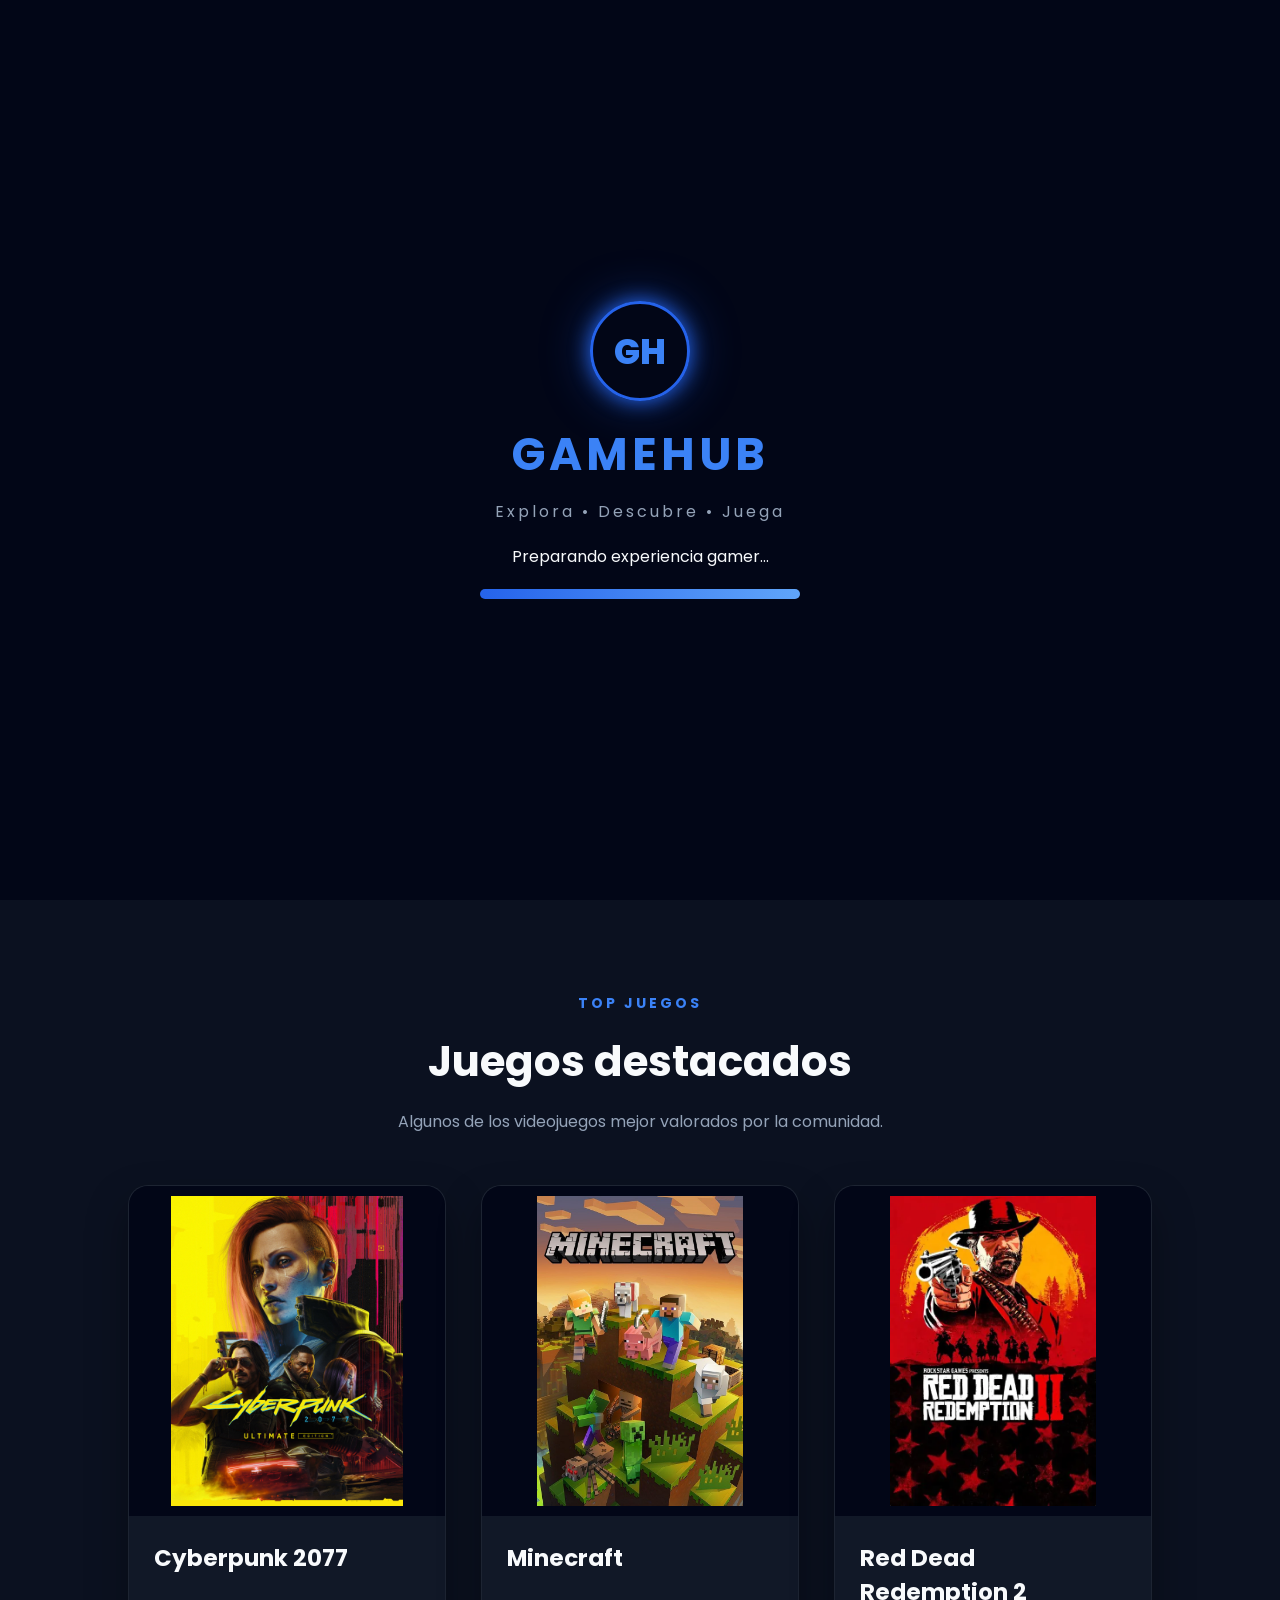
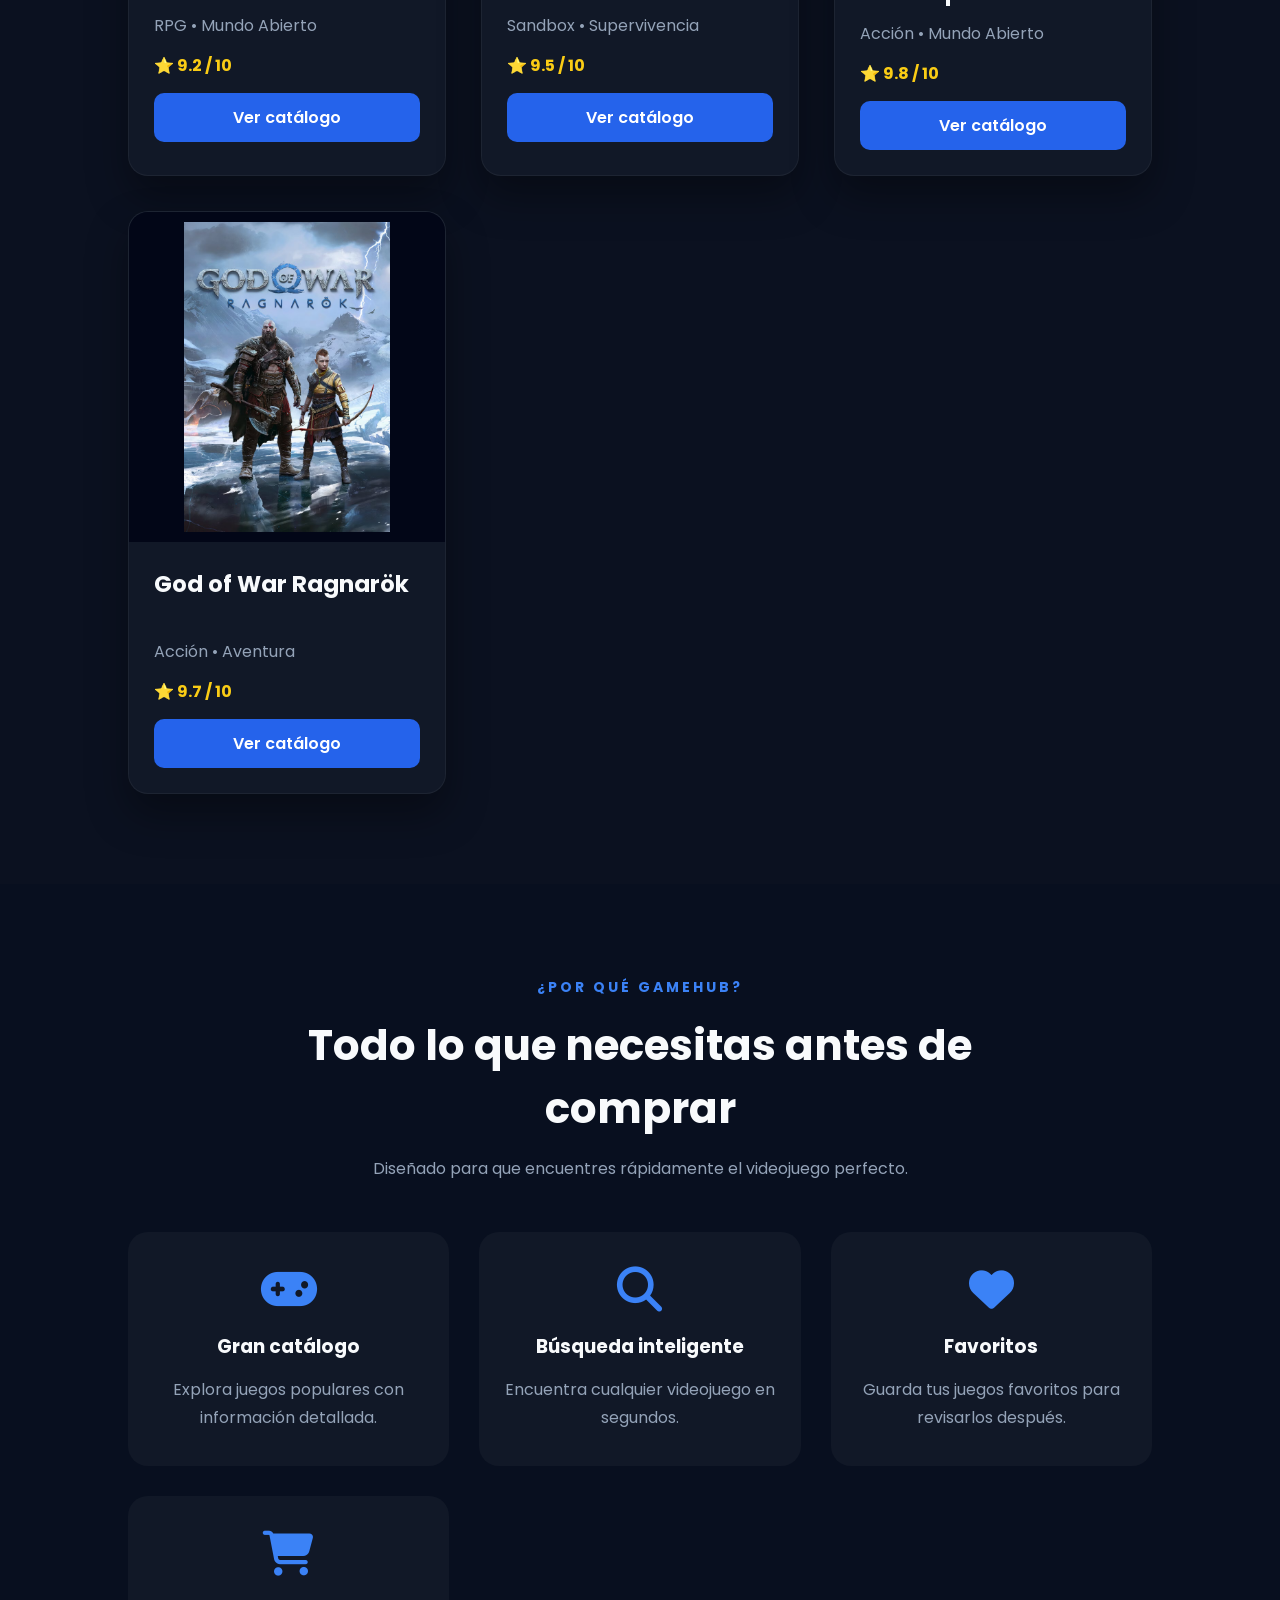
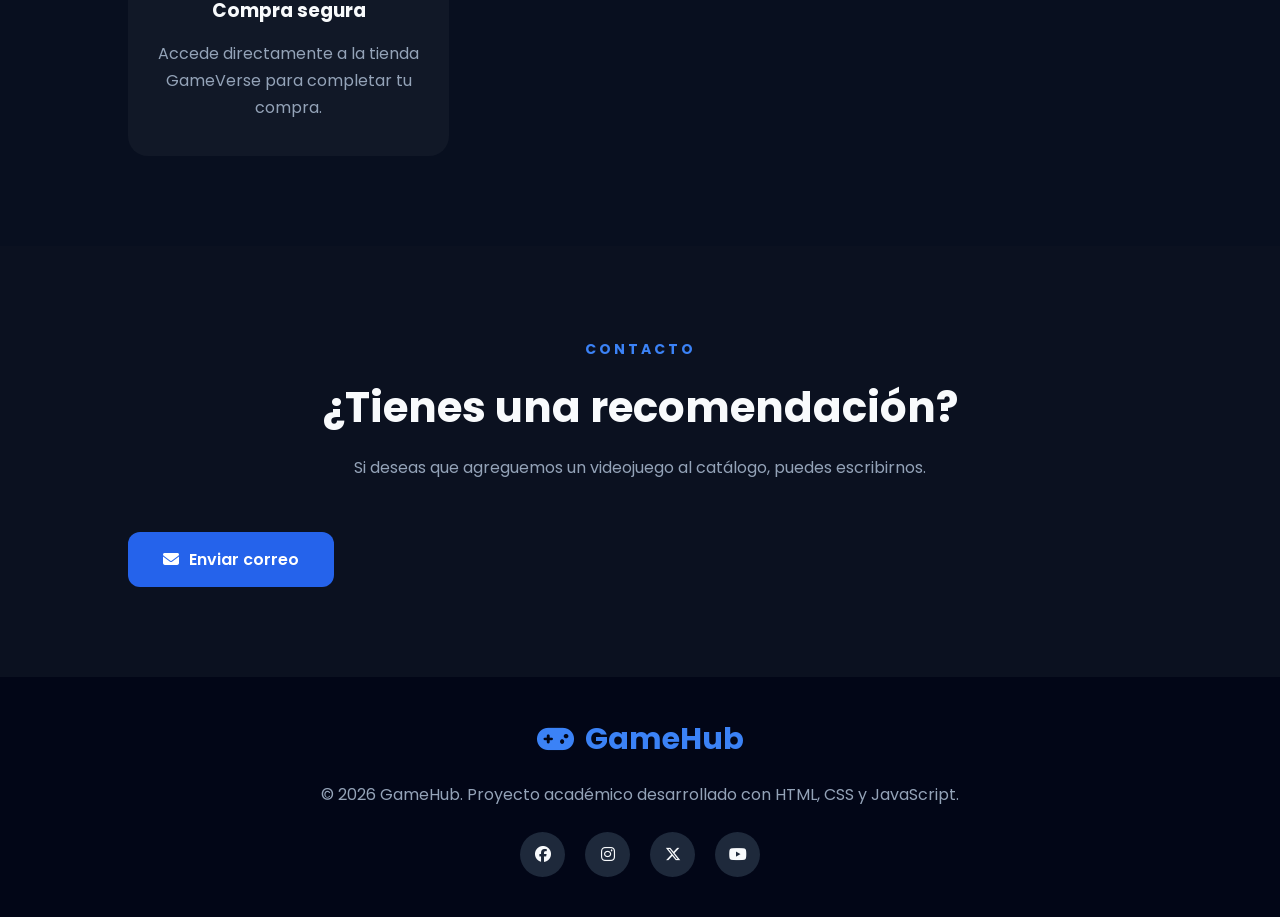
<file: index.html>
<!DOCTYPE html>
<html lang="es">

<head>

    <meta charset="UTF-8">

    <meta name="viewport"
          content="width=device-width, initial-scale=1.0">

    <title>GameHub | Descubre tu próximo videojuego</title>

    <link rel="stylesheet"
          href="style.css">

    <link rel="preconnect"
          href="https://fonts.googleapis.com">

    <link rel="preconnect"
          href="https://fonts.gstatic.com"
          crossorigin>

    <link href="https://fonts.googleapis.com/css2?family=Poppins:wght@300;400;500;600;700;800&display=swap"
          rel="stylesheet">

    <link rel="stylesheet"
          href="https://cdnjs.cloudflare.com/ajax/libs/font-awesome/6.7.2/css/all.min.css">

</head>

<body>

<!--==================================================
                    LOADER
===================================================-->

<div id="loader">

    <div class="loader-content">

        <div class="loader-logo">

            GH

        </div>

        <h1>GAMEHUB</h1>

        <p class="loader-subtitle">

            Explora • Descubre • Juega

        </p>

        <p id="loader-text">

            Inicializando GameHub...

        </p>

        <div class="progress">

            <div id="progress-bar"
                 class="progress-bar">

            </div>

        </div>

    </div>

</div>

<!--==================================================
                    HEADER
===================================================-->

<header>

    <nav class="navbar">

        <a href="index.html"
           class="logo">

            <i class="fa-solid fa-gamepad"></i>

            <span>GameHub</span>

        </a>

        <ul class="menu">

            <li>

                <a href="index.html">

                    Inicio

                </a>

            </li>

            <li>

                <a href="game.html">

                    Catálogo

                </a>

            </li>

            <li>

                <a href="#destacados">

                    Destacados

                </a>

            </li>

            <li>

                <a href="#beneficios">

                    Beneficios

                </a>

            </li>

            <li>

                <a href="#contacto">

                    Contacto

                </a>

            </li>

        </ul>

    </nav>

</header>

<!--==================================================
                    HERO
===================================================-->

<section class="hero">

    <div class="hero-overlay"></div>

    <div class="hero-content">

        <span class="badge">

            <i class="fa-solid fa-fire"></i>

            Catálogo Gamer 2026

        </span>

        <h1>

            Descubre tu próximo videojuego favorito

        </h1>

        <p>

            Consulta información completa,
            plataformas, requisitos, calificaciones
            y accede directamente a la tienda para
            adquirir tu licencia.

        </p>

        <div class="hero-buttons">

            <a href="game.html"
               class="btn">

                <i class="fa-solid fa-gamepad"></i>

                Explorar catálogo

            </a>

            <a href="#destacados"
               class="btn btn-outline">

                <i class="fa-solid fa-star"></i>

                Ver destacados

            </a>

        </div>

    </div>

</section>

<!--==================================================
                DESTACADOS
===================================================-->

<section id="destacados">

    <div class="section-title">

        <span>

            TOP JUEGOS

        </span>

        <h2>

            Juegos destacados

        </h2>

        <p>

            Algunos de los videojuegos
            mejor valorados por la comunidad.

        </p>

    </div>

    <div class="contenedor-cards">

           <!-- Cyberpunk -->

        <div class="card">

            <img src="img/cyberpunk.jpg"
                 alt="Cyberpunk 2077">

            <div class="contenido-card">

                <h3>

                    Cyberpunk 2077

                </h3>

                <p>

                    RPG • Mundo Abierto

                </p>

                <span>

                    ⭐ 9.2 / 10

                </span>

                <a href="game.html"
                   class="card-btn">

                    Ver catálogo

                </a>

            </div>

        </div>

        <!-- Minecraft -->

        <div class="card">

            <img src="img/minecraft.jpg"
                 alt="Minecraft">

            <div class="contenido-card">

                <h3>

                    Minecraft

                </h3>

                <p>

                    Sandbox • Supervivencia

                </p>

                <span>

                    ⭐ 9.5 / 10

                </span>

                <a href="game.html"
                   class="card-btn">

                    Ver catálogo

                </a>

            </div>

        </div>

        <!-- RDR2 -->

        <div class="card">

            <img src="img/rdr2.jpg"
                 alt="Red Dead Redemption 2">

            <div class="contenido-card">

                <h3>

                    Red Dead Redemption 2

                </h3>

                <p>

                    Acción • Mundo Abierto

                </p>

                <span>

                    ⭐ 9.8 / 10

                </span>

                <a href="game.html"
                   class="card-btn">

                    Ver catálogo

                </a>

            </div>

        </div>

        <!-- God of War -->

        <div class="card">

            <img src="img/gow.jpg"
                 alt="God of War Ragnarök">

            <div class="contenido-card">

                <h3>

                    God of War Ragnarök

                </h3>

                <p>

                    Acción • Aventura

                </p>

                <span>

                    ⭐ 9.7 / 10

                </span>

                <a href="game.html"
                   class="card-btn">

                    Ver catálogo

                </a>

            </div>

        </div>

    </div>

</section>

<!--==================================================
                BENEFICIOS
===================================================-->

<section
id="beneficios"
class="beneficios">

    <div class="section-title">

        <span>

            ¿POR QUÉ GAMEHUB?

        </span>

        <h2>

            Todo lo que necesitas antes de comprar

        </h2>

        <p>

            Diseñado para que encuentres rápidamente
            el videojuego perfecto.

        </p>

    </div>

    <div class="beneficios-grid">

        <div class="beneficio">

            <i class="fa-solid fa-gamepad"></i>

            <h3>

                Gran catálogo

            </h3>

            <p>

                Explora juegos populares con
                información detallada.

            </p>

        </div>

        <div class="beneficio">

            <i class="fa-solid fa-magnifying-glass"></i>

            <h3>

                Búsqueda inteligente

            </h3>

            <p>

                Encuentra cualquier videojuego
                en segundos.

            </p>

        </div>

        <div class="beneficio">

            <i class="fa-solid fa-heart"></i>

            <h3>

                Favoritos

            </h3>

            <p>

                Guarda tus juegos favoritos
                para revisarlos después.

            </p>

        </div>

        <div class="beneficio">

            <i class="fa-solid fa-cart-shopping"></i>

            <h3>

                Compra segura

            </h3>

            <p>

                Accede directamente a la tienda
                GameVerse para completar tu compra.

            </p>

        </div>

    </div>

</section>

<!--==================================================
                    CONTACTO
===================================================-->

<section id="contacto" class="contacto">

    <div class="section-title">

        <span>

            CONTACTO

        </span>

        <h2>

            ¿Tienes una recomendación?

        </h2>

        <p>

            Si deseas que agreguemos un videojuego
            al catálogo, puedes escribirnos.

        </p>

    </div>

    <a href="mailto:gamehub@email.com"
       class="btn">

        <i class="fa-solid fa-envelope"></i>

        Enviar correo

    </a>

</section>

<!--==================================================
                    FOOTER
===================================================-->

<footer>

    <div class="footer-content">

        <div class="footer-logo">

            <i class="fa-solid fa-gamepad"></i>

            <span>

                GameHub

            </span>

        </div>

        <p>

            © 2026 GameHub.
            Proyecto académico desarrollado con HTML, CSS y JavaScript.

        </p>

        <div class="footer-redes">

            <a href="#">

                <i class="fa-brands fa-facebook"></i>

            </a>

            <a href="#">

                <i class="fa-brands fa-instagram"></i>

            </a>

            <a href="#">

                <i class="fa-brands fa-x-twitter"></i>

            </a>

            <a href="#">

                <i class="fa-brands fa-youtube"></i>

            </a>

        </div>

    </div>

</footer>

<script src="script.js"></script>

</body>

</html>
</file>
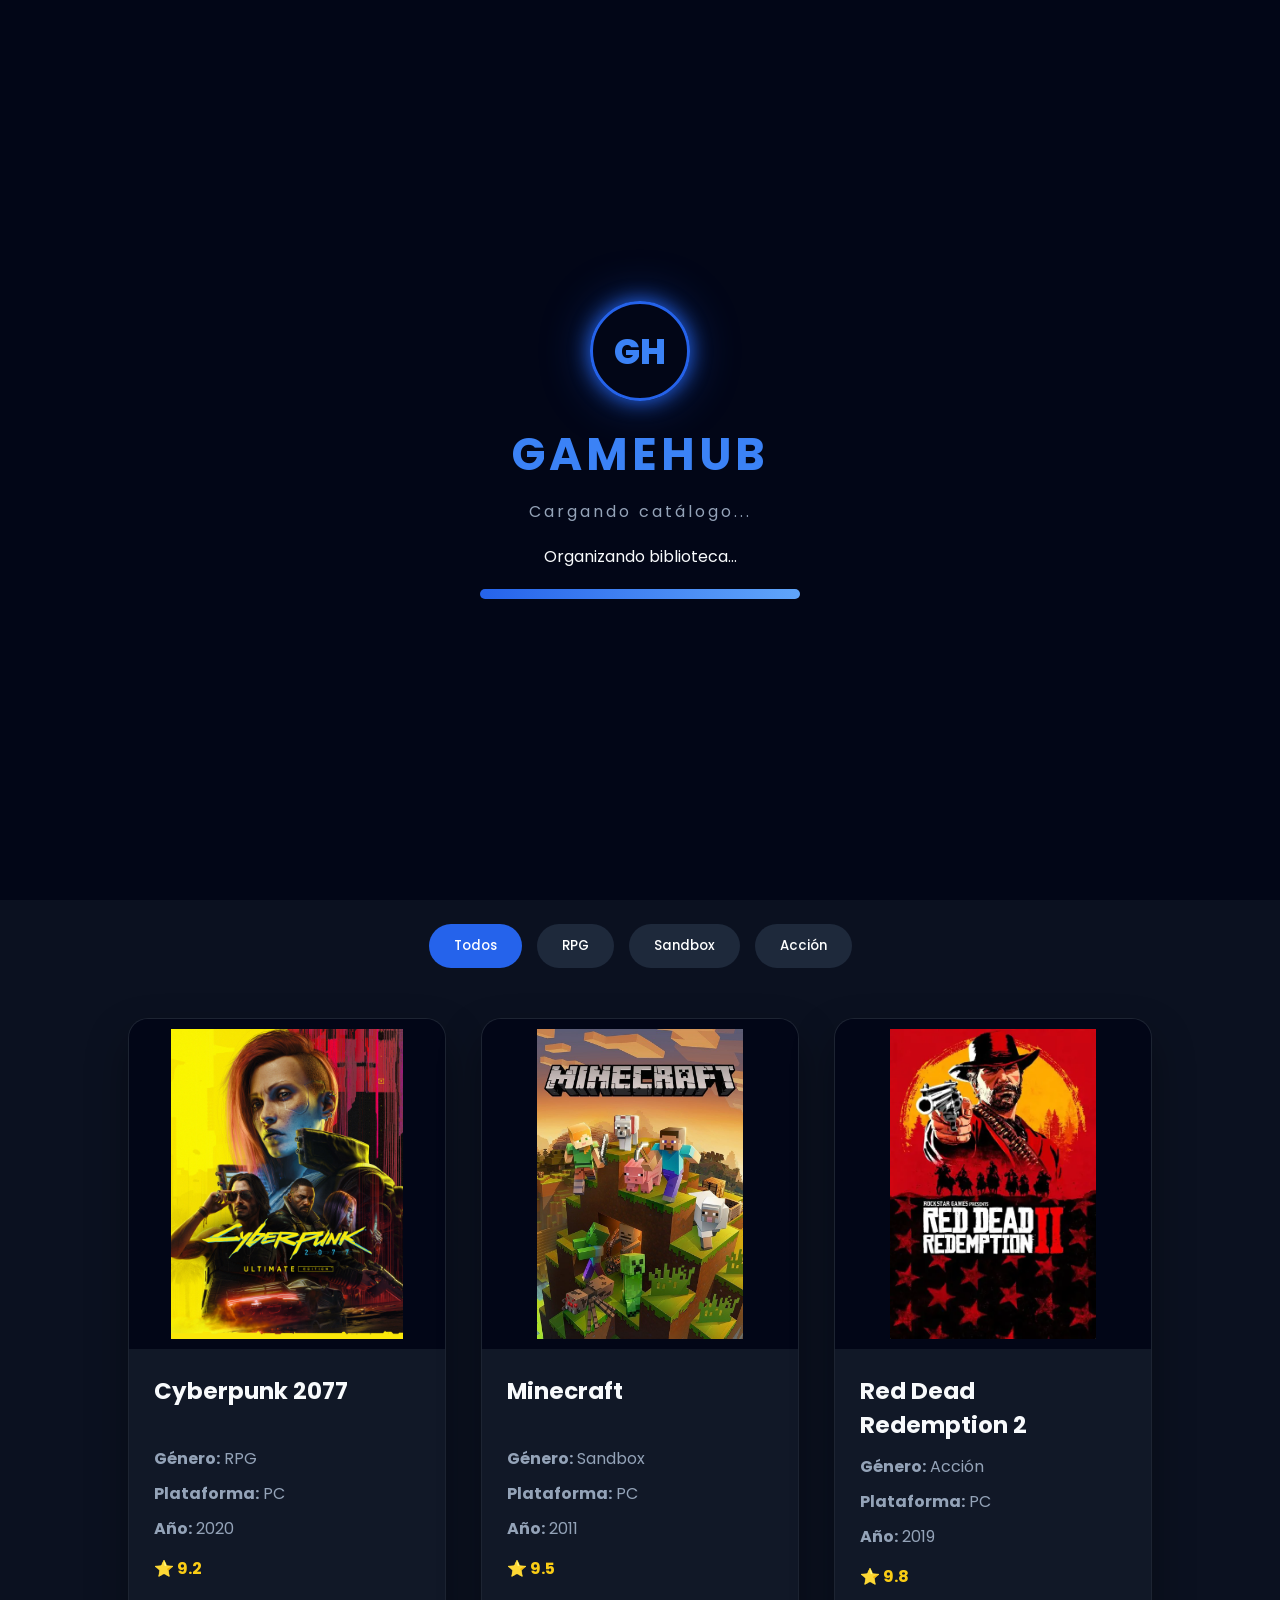
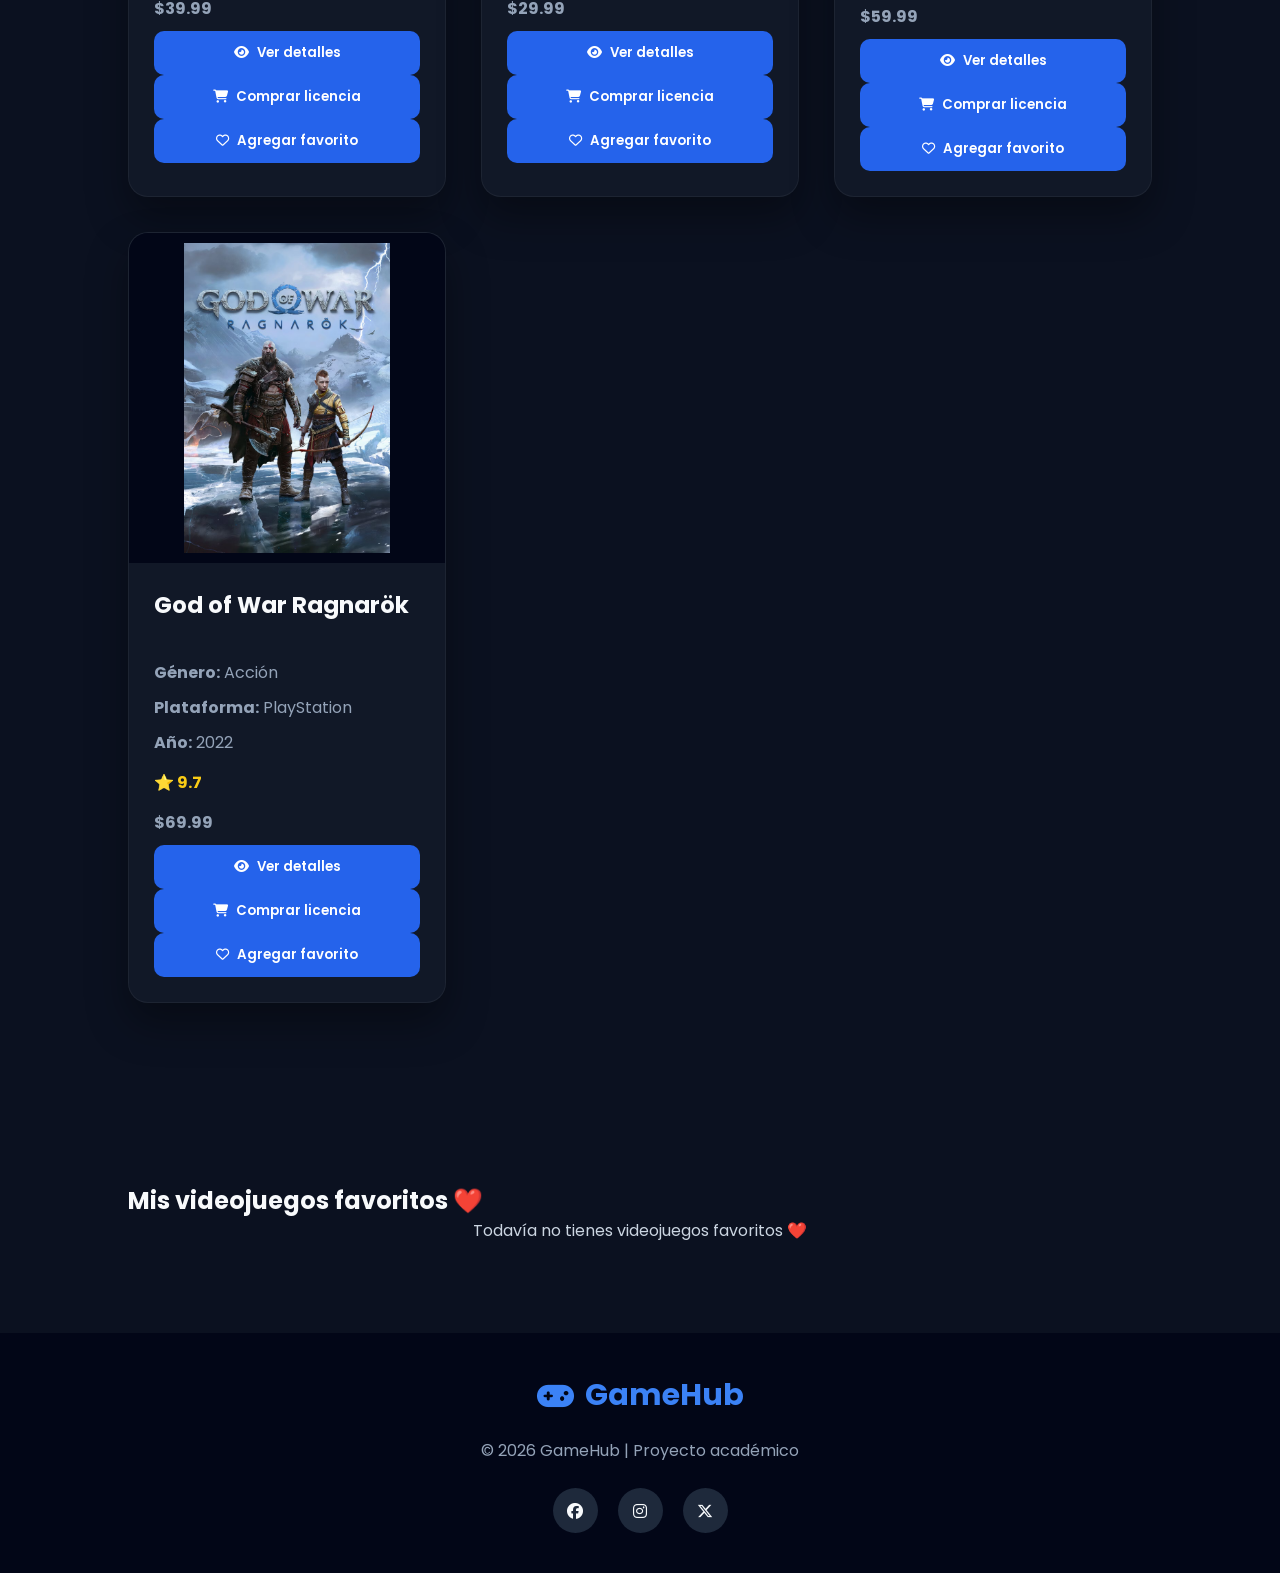
<file: game.html>
<!DOCTYPE html>
<html lang="es">

<head>

    <meta charset="UTF-8">

    <meta name="viewport"
          content="width=device-width, initial-scale=1.0">

    <title>GameHub | Catálogo</title>

    <link rel="stylesheet"
          href="style.css">

    <link rel="preconnect"
          href="https://fonts.googleapis.com">

    <link rel="preconnect"
          href="https://fonts.gstatic.com"
          crossorigin>

    <link href="https://fonts.googleapis.com/css2?family=Poppins:wght@300;400;500;600;700;800&display=swap"
          rel="stylesheet">

    <link rel="stylesheet"
          href="https://cdnjs.cloudflare.com/ajax/libs/font-awesome/6.7.2/css/all.min.css">

</head>

<body>

<!--==================================================
                    LOADER
===================================================-->

<div id="loader">

    <div class="loader-content">

        <div class="loader-logo">

            GH

        </div>

        <h1>GAMEHUB</h1>

        <p class="loader-subtitle">

            Cargando catálogo...

        </p>

        <p id="loader-text">

            Inicializando...

        </p>

        <div class="progress">

            <div id="progress-bar"
                 class="progress-bar">

            </div>

        </div>

    </div>

</div>

<!--==================================================
                    HEADER
===================================================-->

<header>

    <nav class="navbar">

        <a href="index.html"
           class="logo">

            <i class="fa-solid fa-gamepad"></i>

            <span>GameHub</span>

        </a>

       <ul class="menu">

    <li><a href="index.html">Inicio</a></li>

    <li><a href="game.html">Catálogo</a></li>

    <li>
        <a href="#favoritos">
            Favoritos ❤️
        </a>
    </li>

</ul>

    </nav>

</header>

<!--==================================================
                    HERO
===================================================-->

<section class="hero hero-catalogo">

    <div class="hero-overlay"></div>

    <div class="hero-content">

        <span class="badge">

            <i class="fa-solid fa-gamepad"></i>

            Biblioteca GameHub

        </span>

        <h1>

            Explora nuestro catálogo

        </h1>

        <p>

            Busca videojuegos, revisa sus detalles,
            agrégalos a favoritos y accede a GameVerse
            para comprar tu licencia.

        </p>

    </div>

</section>

<!--==================================================
                    BUSCADOR
===================================================-->

<section class="catalogo">

    <div class="section-title">

        <span>

            CATÁLOGO

        </span>

        <h2>

            Encuentra tu próximo juego

        </h2>

    </div>

    <div class="busqueda">

        <input
            type="text"
            id="buscarJuego"
            placeholder="Buscar videojuego...">

        <i class="fa-solid fa-magnifying-glass"></i>

    </div>

    <div class="filtros">

        <button
            class="filtro activo"
            data-genero="Todos">

            Todos

        </button>

        <button
            class="filtro"
            data-genero="RPG">

            RPG

        </button>

        <button
            class="filtro"
            data-genero="Sandbox">

            Sandbox

        </button>

        <button
            class="filtro"
            data-genero="Acción">

            Acción

        </button>

    </div>

    <div
        id="contenedorJuegos"
        class="contenedor-cards">

    </div>

</section>

<!-- ================= FAVORITOS ================= -->

<section id="favoritos" class="catalogo favoritos-seccion">


    <h2>

        Mis videojuegos favoritos ❤️

    </h2>



    <div 
    id="contenedorFavoritos" 
    class="contenedor-cards">


    </div>


</section>

<!--==================================================
                    MODAL
===================================================-->

<div id="modalJuego"
     class="modal">

    <div class="modal-contenido">

        <button
            id="cerrarModal"
            class="cerrar-modal">

            <i class="fa-solid fa-xmark"></i>

        </button>


        <div id="contenidoModal">

        </div>


    </div>

</div>


<!--==================================================
            NOTIFICACIÓN TOAST
===================================================-->

<div id="toast"
     class="toast">

</div>


<!--==================================================
        PANTALLA REDIRECCIÓN COMPRA
===================================================-->

<div id="pantallaCompra"
     class="pantalla-compra">

    <div class="compra-box">

        <i class="fa-solid fa-cart-shopping"></i>

        <h2>

            Conectando con GameVerse...

        </h2>

        <p>

            Redirigiendo a la tienda para completar tu compra.

        </p>

    </div>

</div>


<!--==================================================
                    FOOTER
===================================================-->

<footer>

    <div class="footer-content">


        <div class="footer-logo">

            <i class="fa-solid fa-gamepad"></i>

            <span>

                GameHub

            </span>

        </div>


        <p>

            © 2026 GameHub |
            Proyecto académico

        </p>


        <div class="footer-redes">


            <a href="#">

                <i class="fa-brands fa-facebook"></i>

            </a>


            <a href="#">

                <i class="fa-brands fa-instagram"></i>

            </a>


            <a href="#">

                <i class="fa-brands fa-x-twitter"></i>

            </a>


        </div>


    </div>


</footer>



<script src="game.js"></script>


</body>

</html>
</file>
<file: style.css>
/*==================================================
                    GOOGLE FONT
==================================================*/

@import url('https://fonts.googleapis.com/css2?family=Poppins:wght@300;400;500;600;700;800&display=swap');


/*==================================================
                    VARIABLES
==================================================*/

:root{

    --fondo:#0b1120;

    --fondo-card:#111827;

    --fondo-secundario:#1e293b;

    --azul:#2563eb;

    --azul-claro:#3b82f6;

    --blanco:#f8fafc;

    --gris:#94a3b8;

    --verde:#22c55e;

    --amarillo:#facc15;

    --rojo:#ef4444;

    --sombra:0 20px 40px rgba(0,0,0,.35);

}


/*==================================================
                    RESET
==================================================*/

*{

    margin:0;

    padding:0;

    box-sizing:border-box;

    font-family:'Poppins',sans-serif;

}


html{

    scroll-behavior:smooth;

}


body{

    background:var(--fondo);

    color:var(--blanco);

    overflow-x:hidden;

}


a{

    text-decoration:none;

    color:inherit;

}


img{

    max-width:100%;

    display:block;

}


/*==================================================
                    LOADER
==================================================*/

#loader{

    position:fixed;

    inset:0;

    background:#020617;

    display:flex;

    justify-content:center;

    align-items:center;

    z-index:99999;

    transition:.6s;

}


#loader.ocultar-loader{

    opacity:0;

    visibility:hidden;

}


.loader-content{

    text-align:center;

}


.loader-logo{

    width:100px;

    height:100px;

    margin:auto;

    display:flex;

    justify-content:center;

    align-items:center;

    border-radius:50%;

    border:3px solid var(--azul);

    color:var(--azul-claro);

    font-size:35px;

    font-weight:800;

    box-shadow:
    0 0 20px var(--azul),
    0 0 50px rgba(37,99,235,.4);

    animation:pulse 1.5s infinite;

}


.loader-content h1{

    margin-top:20px;

    font-size:45px;

    letter-spacing:4px;

    color:var(--azul-claro);

}


.loader-subtitle{

    color:var(--gris);

    letter-spacing:3px;

    margin:10px 0;

}


#loader-text{

    margin:20px 0;

    color:var(--blanco);

}


.progress{

    width:320px;

    height:10px;

    background:#1e293b;

    border-radius:20px;

    overflow:hidden;

}


.progress-bar{

    width:0%;

    height:100%;

    background:linear-gradient(
        90deg,
        #2563eb,
        #60a5fa
    );

    transition:.2s;

}


/*==================================================
                    HEADER
==================================================*/

header{

    position:fixed;

    top:0;

    left:0;

    width:100%;

    background:rgba(11,17,32,.9);

    backdrop-filter:blur(15px);

    z-index:1000;

}


.navbar{

    width:90%;

    max-width:1300px;

    margin:auto;

    padding:18px 0;

    display:flex;

    justify-content:space-between;

    align-items:center;

}


.logo{

    display:flex;

    align-items:center;

    gap:12px;

    color:var(--azul-claro);

    font-size:28px;

    font-weight:700;

}


.logo i{

    font-size:30px;

}


.menu{

    list-style:none;

    display:flex;

    gap:35px;

}


.menu a{

    color:white;

    font-weight:500;

    transition:.3s;

}


.menu a:hover{

    color:var(--azul-claro);

}


/*==================================================
                    HERO
==================================================*/

.hero{

    min-height:100vh;

    position:relative;

    display:flex;

    align-items:center;

    justify-content:center;

    text-align:center;

    padding:100px 10%;

    background:

    linear-gradient(
        rgba(11,17,32,.75),
        rgba(11,17,32,.95)
    ),

    url("img/banner.jpg");

    background-size:cover;

    background-position:center;

}


.hero-overlay{

    position:absolute;

    inset:0;

}


.hero-content{

    position:relative;

    max-width:850px;

}


.badge{

    display:inline-flex;

    align-items:center;

    gap:10px;

    background:rgba(37,99,235,.15);

    border:1px solid rgba(59,130,246,.4);

    padding:10px 20px;

    border-radius:30px;

    color:#93c5fd;

    margin-bottom:25px;

}


.hero h1{

    font-size:60px;

    line-height:1.2;

    margin-bottom:25px;

}


.hero p{

    color:var(--gris);

    font-size:20px;

    line-height:1.8;

    margin-bottom:35px;

}


.hero-buttons{

    display:flex;

    justify-content:center;

    gap:20px;

}

/*==================================================
                    BOTONES
==================================================*/

.btn{

    display:inline-flex;

    align-items:center;

    justify-content:center;

    gap:10px;

    background:var(--azul);

    color:white;

    padding:15px 35px;

    border-radius:12px;

    font-weight:600;

    transition:.3s;

    border:none;

    cursor:pointer;

}


.btn:hover{

    background:var(--azul-claro);

    transform:translateY(-3px);

}


.btn-outline{

    background:transparent;

    border:2px solid var(--azul);

}


.btn-outline:hover{

    background:var(--azul);

}



/*==================================================
                TITULOS DE SECCIÓN
==================================================*/


section{

    padding:90px 10%;

}


.section-title{

    text-align:center;

    max-width:800px;

    margin:0 auto 50px;

}


.section-title span{

    color:var(--azul-claro);

    font-size:14px;

    font-weight:700;

    letter-spacing:3px;

}


.section-title h2{

    font-size:42px;

    margin:15px 0;

}


.section-title p{

    color:var(--gris);

    line-height:1.7;

}



/*==================================================
                TARJETAS
==================================================*/


.contenedor-cards{

    display:grid;

    grid-template-columns:

    repeat(auto-fit,minmax(260px,1fr));

    gap:35px;

}



.card{

    background:var(--fondo-card);

    border-radius:20px;

    overflow:hidden;

    box-shadow:var(--sombra);

    transition:.35s;

    border:1px solid rgba(255,255,255,.05);

}



.card:hover{

    transform:translateY(-10px);

    border-color:rgba(59,130,246,.5);

}



/*
    IMPORTANTE:
    object-fit contain evita
    que las portadas se corten
*/


.card img{

    width:100%;

    height:330px;

    object-fit:contain;

    background:#020617;

    padding:10px;

    transition:.4s;

}



.card:hover img{

    transform:scale(1.05);

}



.contenido-card{

    padding:25px;

}



.contenido-card h3{

    font-size:23px;

    margin-bottom:12px;

    min-height:60px;

}



.contenido-card p{

    color:var(--gris);

    margin-bottom:10px;

}



.contenido-card span{

    color:var(--amarillo);

    font-weight:700;

    display:block;

    margin:15px 0;

}



.card-btn{

    width:100%;

    display:flex;

    justify-content:center;

    align-items:center;

    gap:8px;

    padding:12px;

    border-radius:10px;

    background:var(--azul);

    color:white;

    cursor:pointer;

    border:none;

    font-weight:600;

    transition:.3s;

}



.card-btn:hover{

    background:var(--azul-claro);

}



/*==================================================
                BENEFICIOS
==================================================*/


.beneficios{

    background:#080f1f;

}



.beneficios-grid{

    display:grid;

    grid-template-columns:

    repeat(auto-fit,minmax(250px,1fr));

    gap:30px;

}



.beneficio{

    background:var(--fondo-card);

    padding:35px 25px;

    text-align:center;

    border-radius:20px;

    transition:.3s;

}



.beneficio:hover{

    transform:translateY(-8px);

}



.beneficio i{

    font-size:45px;

    color:var(--azul-claro);

    margin-bottom:20px;

}



.beneficio h3{

    margin-bottom:15px;

}



.beneficio p{

    color:var(--gris);

    line-height:1.7;

}



/*==================================================
                    BUSCADOR
==================================================*/


.busqueda{

    max-width:600px;

    margin:0 auto 35px;

    position:relative;

}



.busqueda input{

    width:100%;

    padding:18px 55px 18px 20px;

    background:var(--fondo-secundario);

    border:none;

    border-radius:15px;

    color:white;

    font-size:16px;

    outline:none;

}



.busqueda input::placeholder{

    color:#64748b;

}



.busqueda i{

    position:absolute;

    right:20px;

    top:50%;

    transform:translateY(-50%);

    color:var(--gris);

}



/*==================================================
                    FILTROS
==================================================*/


.filtros{

    display:flex;

    justify-content:center;

    flex-wrap:wrap;

    gap:15px;

    margin-bottom:50px;

}



.filtro{

    padding:12px 25px;

    border:none;

    border-radius:30px;

    background:var(--fondo-secundario);

    color:white;

    cursor:pointer;

    transition:.3s;

    font-weight:500;

}



.filtro:hover{

    background:var(--azul);

}



.filtro.activo{

    background:var(--azul);

}

/*==================================================
                    MODAL
==================================================*/


.modal{

    position:fixed;

    inset:0;

    background:rgba(0,0,0,.75);

    display:flex;

    justify-content:center;

    align-items:center;

    padding:20px;

    opacity:0;

    visibility:hidden;

    transition:.35s;

    z-index:5000;

}



.modal.mostrar{

    opacity:1;

    visibility:visible;

}



.modal-contenido{

    width:100%;

    max-width:750px;

    max-height:90vh;

    overflow-y:auto;

    background:var(--fondo-card);

    border-radius:25px;

    padding:35px;

    position:relative;

    box-shadow:

    0 30px 80px rgba(0,0,0,.7);

    transform:scale(.85);

    transition:.35s;

}



.modal.mostrar .modal-contenido{

    transform:scale(1);

}



.cerrar-modal{

    position:absolute;

    right:20px;

    top:20px;

    width:45px;

    height:45px;

    border-radius:50%;

    border:none;

    background:#ef4444;

    color:white;

    font-size:20px;

    cursor:pointer;

    transition:.3s;

}



.cerrar-modal:hover{

    transform:rotate(90deg);

}



.modal-imagen{

    width:100%;

    height:350px;

    object-fit:contain;

    background:#020617;

    border-radius:18px;

    margin-bottom:25px;

}



.modal h2{

    font-size:35px;

    margin-bottom:15px;

}



.modal-rating{

    color:var(--amarillo);

    font-size:22px;

    margin-bottom:20px;

}



.modal-info{

    display:grid;

    grid-template-columns:

    repeat(3,1fr);

    gap:15px;

    margin:25px 0;

}



.modal-info div{

    background:var(--fondo-secundario);

    padding:15px;

    border-radius:12px;

    text-align:center;

}



.modal-info i{

    color:var(--azul-claro);

    margin-bottom:8px;

}



.modal-descripcion{

    color:var(--gris);

    line-height:1.8;

    margin-bottom:25px;

}



.modal-precio{

    font-size:32px;

    color:#4ade80;

    font-weight:700;

    margin-bottom:25px;

}





/*==================================================
                TOAST
==================================================*/


.toast{

    position:fixed;

    bottom:35px;

    right:35px;

    background:var(--azul);

    color:white;

    padding:15px 25px;

    border-radius:12px;

    box-shadow:var(--sombra);

    transform:translateY(100px);

    opacity:0;

    transition:.35s;

    z-index:8000;

    font-weight:600;

}



.toast.mostrar{

    transform:translateY(0);

    opacity:1;

}



/*==================================================
            PANTALLA COMPRA
==================================================*/


.pantalla-compra{

    position:fixed;

    inset:0;

    background:rgba(2,6,23,.96);

    display:flex;

    justify-content:center;

    align-items:center;

    opacity:0;

    visibility:hidden;

    transition:.35s;

    z-index:9000;

}



.pantalla-compra.mostrar{

    opacity:1;

    visibility:visible;

}



.compra-box{

    text-align:center;

}



.compra-box i{

    font-size:75px;

    color:var(--azul-claro);

    animation:pulse 1.5s infinite;

}



.compra-box h2{

    margin:25px 0 10px;

}



.compra-box p{

    color:var(--gris);

}



/*==================================================
                    FOOTER
==================================================*/


footer{

    background:#020617;

    padding:40px 10%;

}



.footer-content{

    text-align:center;

}



.footer-logo{

    display:flex;

    justify-content:center;

    align-items:center;

    gap:10px;

    color:var(--azul-claro);

    font-size:30px;

    font-weight:700;

    margin-bottom:20px;

}



.footer-content p{

    color:var(--gris);

}



.footer-redes{

    display:flex;

    justify-content:center;

    gap:20px;

    margin-top:25px;

}



.footer-redes a{

    width:45px;

    height:45px;

    border-radius:50%;

    display:flex;

    align-items:center;

    justify-content:center;

    background:var(--fondo-secundario);

    transition:.3s;

}



.footer-redes a:hover{

    background:var(--azul);

    transform:translateY(-5px);

}



/*==================================================
                ANIMACIONES
==================================================*/


@keyframes pulse{

    0%{

        transform:scale(1);

    }


    50%{

        transform:scale(1.1);

    }


    100%{

        transform:scale(1);

    }

}


@keyframes aparecer{

    from{

        opacity:0;

        transform:translateY(40px);

    }


    to{

        opacity:1;

        transform:translateY(0);

    }

}



.animar{

    animation:aparecer .6s ease forwards;

}

/*==================================================
                    SCROLLBAR
==================================================*/


::-webkit-scrollbar{

    width:10px;

}


::-webkit-scrollbar-track{

    background:#020617;

}


::-webkit-scrollbar-thumb{

    background:var(--azul);

    border-radius:20px;

}


::-webkit-scrollbar-thumb:hover{

    background:var(--azul-claro);

}



/*==================================================
                HERO CATÁLOGO
==================================================*/


.hero-catalogo{

    min-height:65vh;

}



/*==================================================
                RESPONSIVE TABLET
==================================================*/


@media(max-width:1000px){


    .hero h1{

        font-size:45px;

    }


    .hero p{

        font-size:18px;

    }


    .navbar{

        width:95%;

    }


    .modal-info{

        grid-template-columns:1fr;

    }


}



/*==================================================
                RESPONSIVE MÓVIL
==================================================*/


@media(max-width:750px){


    section{

        padding:70px 6%;

    }


    .navbar{

        flex-direction:column;

        gap:20px;

    }


    .menu{

        flex-direction:column;

        align-items:center;

        gap:15px;

    }



    .hero{

        padding-top:150px;

    }


    .hero h1{

        font-size:34px;

    }


    .hero p{

        font-size:16px;

    }


    .hero-buttons{

        flex-direction:column;

    }


    .btn{

        width:100%;

    }


    .section-title h2{

        font-size:32px;

    }


    .card img{

        height:280px;

    }


    .modal-contenido{

        padding:25px;

    }


    .modal h2{

        font-size:28px;

    }


    .modal-imagen{

        height:220px;

    }


    .loader-content h1{

        font-size:32px;

    }


    .progress{

        width:250px;

    }


}



/*==================================================
                EXTRA PEQUEÑO
==================================================*/


@media(max-width:450px){


    .logo{

        font-size:23px;

    }


    .hero h1{

        font-size:29px;

    }


    .section-title h2{

        font-size:27px;

    }


    .contenido-card h3{

        font-size:20px;

    }


    .toast{

        right:15px;

        left:15px;

        text-align:center;

    }


}
</file>
